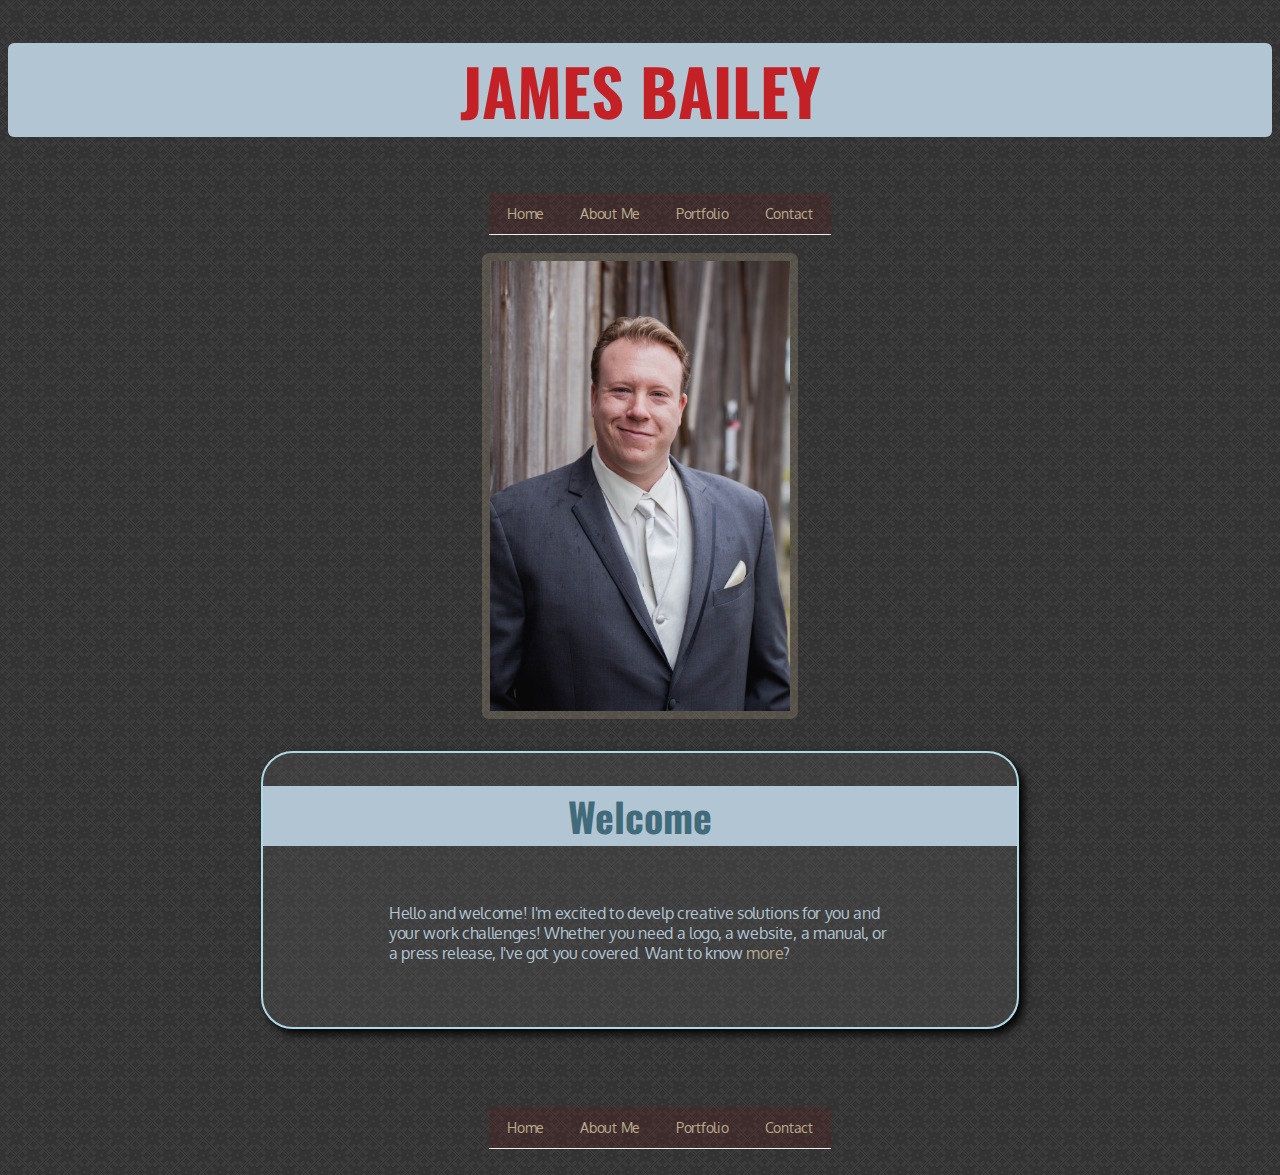
<file: index.html>
<!DOCTYPE html>
<html lang="en">
<head>
    <meta charset="UTF-8">
    <title>James Bailey</title>
    
    <link rel="stylesheet" href="https://necolas.github.io/normalize.css/5.0.0/normalize.css">
    <link rel="stylesheet" href="/css/styles.css" />
    <link href="https://fonts.googleapis.com/css?family=Montserrat|Oswald|Oxygen" rel="stylesheet">
    
</head>
<body>
    
    <h1>James Bailey</h1>
   
    <div> 
    <ul class="nav">
      <li><a href="index.html">Home</a><i class="circle"></i></li>
      <li><a href="about.html">About Me</a></li>
      <li><a href="Portfolio.html">Portfolio</a></li>
      <li><a href="Contact.html">Contact</a></li>
    </ul>
    </div>
    
    
     <!-- Image of Yourself... possible logo insert later -->
    <img class="me2" src="img/image3a.png" alt="">
    
    <div class="bg">
    <h2>Welcome</h2>
        <div class="pop-out">
            <p>Hello and welcome! I'm excited to develp creative solutions for you and your work challenges! Whether you need a logo, a website, a manual, or a press release, I've got you covered. Want to know <a href="about.html">more</a>?</p>
        </div>
    </div>
    
</body>

<footer>
  <div>
   <ul class="nav">
      <li><a href="index.html">Home</a><i class="circle"></i></li>
      <li><a href="about.html">About Me</a></li>
      <li><a href="Portfolio.html">Portfolio</a></li>
      <li><a href="Contact.html">Contact</a></li>
    </ul> 
  </div>
</footer>

</html>
</file>
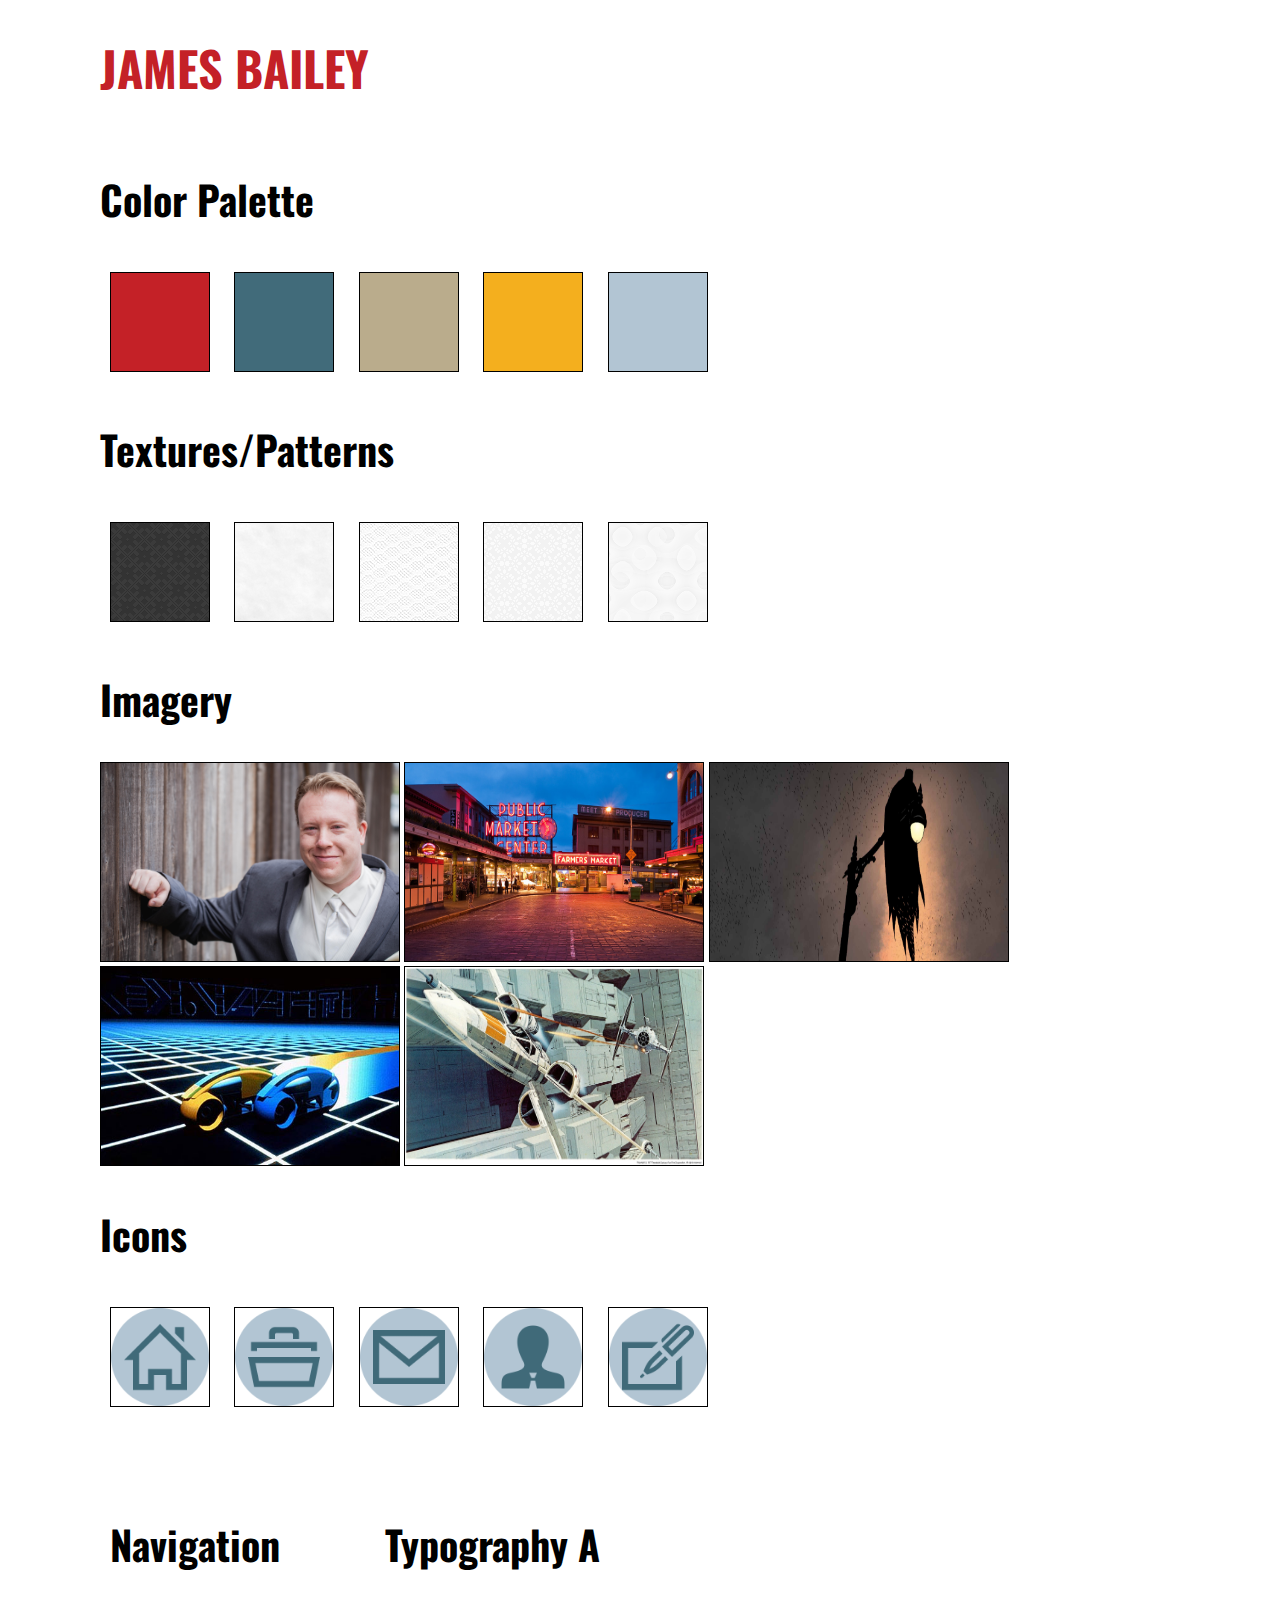
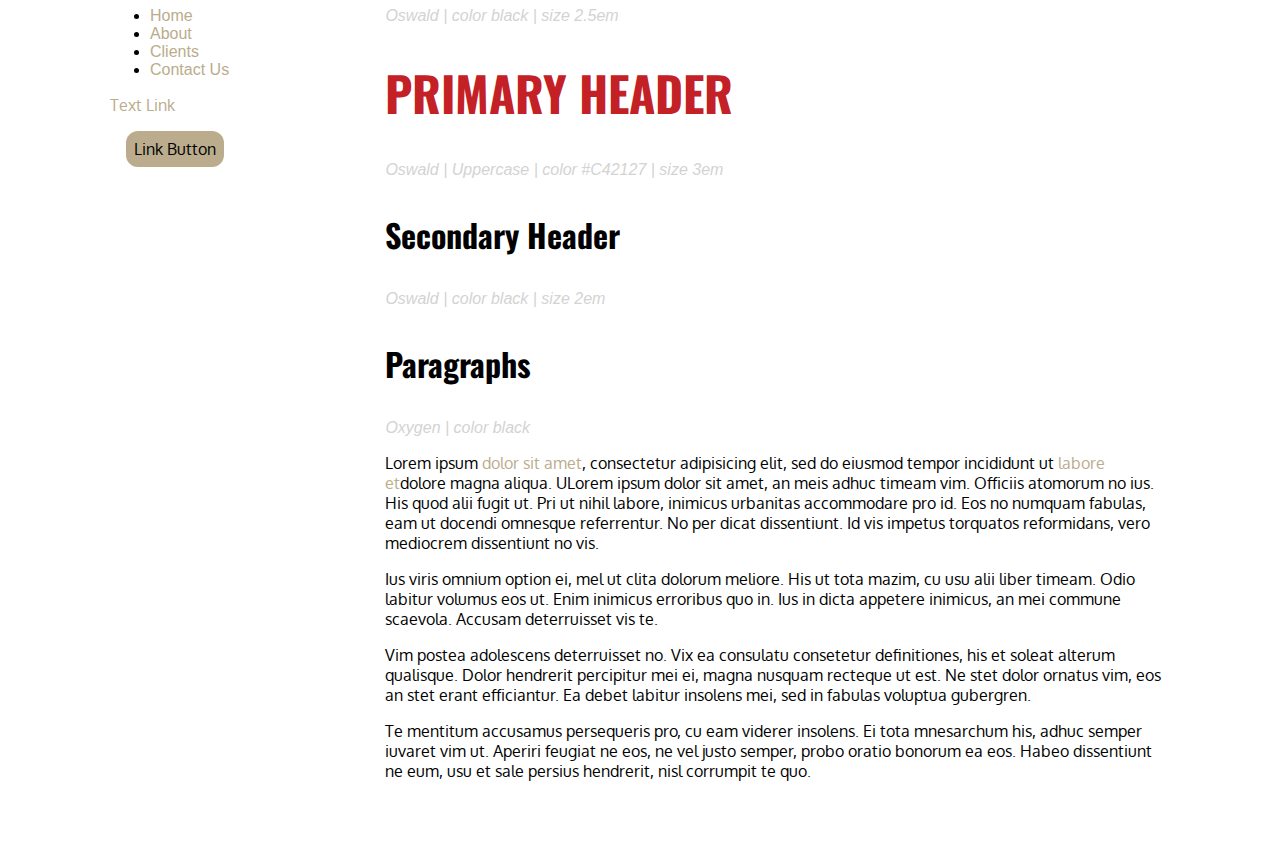
<file: Style-Tile/index.html>
<!doctype html>
<html lang="en">
<head>
  <meta charset="UTF-8" />
  <title>Style Tile</title>

 <link href='https://fonts.googleapis.com/css?family=Henny+Penny' rel='stylesheet' type='text/css'>    	
			
  <link rel="stylesheet" href="css/normalize.css">
  <link rel="stylesheet" href="css/grid.css">	
  <link rel="stylesheet" href="css/tile-template.css"> 	
  
  				
  <link rel="stylesheet" href="css/styles.css">	

  <link href="https://fonts.googleapis.com/css?family=Montserrat|Oswald|Oxygen" rel="stylesheet">
  
	
</head>
<body>
	

<!-- Project Info -->
	<section class="grid-container">
		<h1>James Bailey</h1>
	</section>

<!-- 
	Color Palette 
	* Add more colors to palette using: 
-->
	<section class="grid-container">
		<h2>Color Palette</h2>
		<div class="color-1"></div>
		<div class="color-2"></div>
		<div class="color-3"></div>
		<div class="color-4"></div>
		<div class="color-5"></div>		
	</section>

<!-- 
	Textues & Patterns 
	* Add more textures or patterns
-->
	<section class="grid-container">
		<h2>Textures/Patterns</h2>
		<div class="pattern-1"></div>
		<div class="pattern-2"></div>
		<div class="pattern-3"></div>
		<div class="pattern-4"></div>
		<div class="pattern-5"></div>
	</section>

<!-- 
	Imagery
-->
	<section class="grid-container">
		<h2>Imagery</h2>
		<div class="imagery-1">
			<img src="img/image1.JPG">
		</div>
		<div class="imagery-2">
			<img src="img/image2.jpg">
		</div>
		<div class="imagery-3">
			<img src="img/image3.jpg">
		</div>
		<div class="imagery-4">
			<img src="img/image4.jpg">
		</div>
		<div class="imagery-5">
			<img src="img/image5.jpg">
		</div>
	</section>

<!-- 
	Icons
-->
	<section class="grid-container">
		<h2>Icons</h2>
		<div class="icon-1">
			<img src="img/icon1.png">
		</div>
		<div class="icon-2">
			<img src="img/icon2.png">
		</div>
		<div class="icon-3">
			<img src="img/icon3.png">
		</div>
		<div class="icon-4">
			<img src="img/icon4.png">
		</div>
		<div class="icon-5">
			<img src="img/icon5.png">
		</div>
	</section>	

<!-- Navigation -->
<section class="grid-container">
	
<!-- Primary Navigation -->	
	<section class="grid-3">
		<h2>Navigation</h2>
		<nav role='navigation'>
		  <ul>
		    <li><a href="#">Home</a></li>
		    <li><a href="#">About</a></li>
		    <li><a href="#">Clients</a></li>
		    <li><a href="#">Contact Us</a></li>
		  </ul>
		</nav>
		
		<p><a href="#">Text Link</a></p>
		<p><button>Link Button</button></p>

	</section>
		
	<!--  Typography Option 1 -->
	<section class="grid-9">				

		<h2>Typography A</h2>
		<p1>Oswald | color black | size 2.5em</p1>

		<h1>Primary Header</h1>
		<p1>Oswald | Uppercase | color #C42127 | size 3em</p1>
		
		<h3>Secondary Header</h3>
		<p1>Oswald | color black | size 2em</p1>
		
		<h3>Paragraphs</h3>
		<p1>Oxygen | color black</p1>
			
		<p>Lorem ipsum <a href="#">dolor sit amet</a>, consectetur adipisicing elit, sed do eiusmod
		tempor incididunt ut <a href="#">labore et</a>dolore magna aliqua. ULorem ipsum dolor sit amet, an meis adhuc timeam vim. Officiis atomorum no ius. His quod alii fugit ut. Pri ut nihil labore, inimicus urbanitas accommodare pro id. Eos no numquam fabulas, eam ut docendi omnesque referrentur. No per dicat dissentiunt. Id vis impetus torquatos reformidans, vero mediocrem dissentiunt no vis.
			
		<p>Ius viris omnium option ei, mel ut clita dolorum meliore. His ut tota mazim, cu usu alii liber timeam. Odio labitur volumus eos ut. Enim inimicus erroribus quo in. Ius in dicta appetere inimicus, an mei commune scaevola. Accusam deterruisset vis te.</p>

		<p>Vim postea adolescens deterruisset no. Vix ea consulatu consetetur definitiones, his et soleat alterum qualisque. Dolor hendrerit percipitur mei ei, magna nusquam recteque ut est. Ne stet dolor ornatus vim, eos an stet erant efficiantur. Ea debet labitur insolens mei, sed in fabulas voluptua gubergren.</p>

		<p>Te mentitum accusamus persequeris pro, cu eam viderer insolens. Ei tota mnesarchum his, adhuc semper iuvaret vim ut. Aperiri feugiat ne eos, ne vel justo semper, probo oratio bonorum ea eos. Habeo dissentiunt ne eum, usu et sale persius hendrerit, nisl corrumpit te quo.
		</p>
	</section>



</section>

	
  
</body>
</html>
</file>
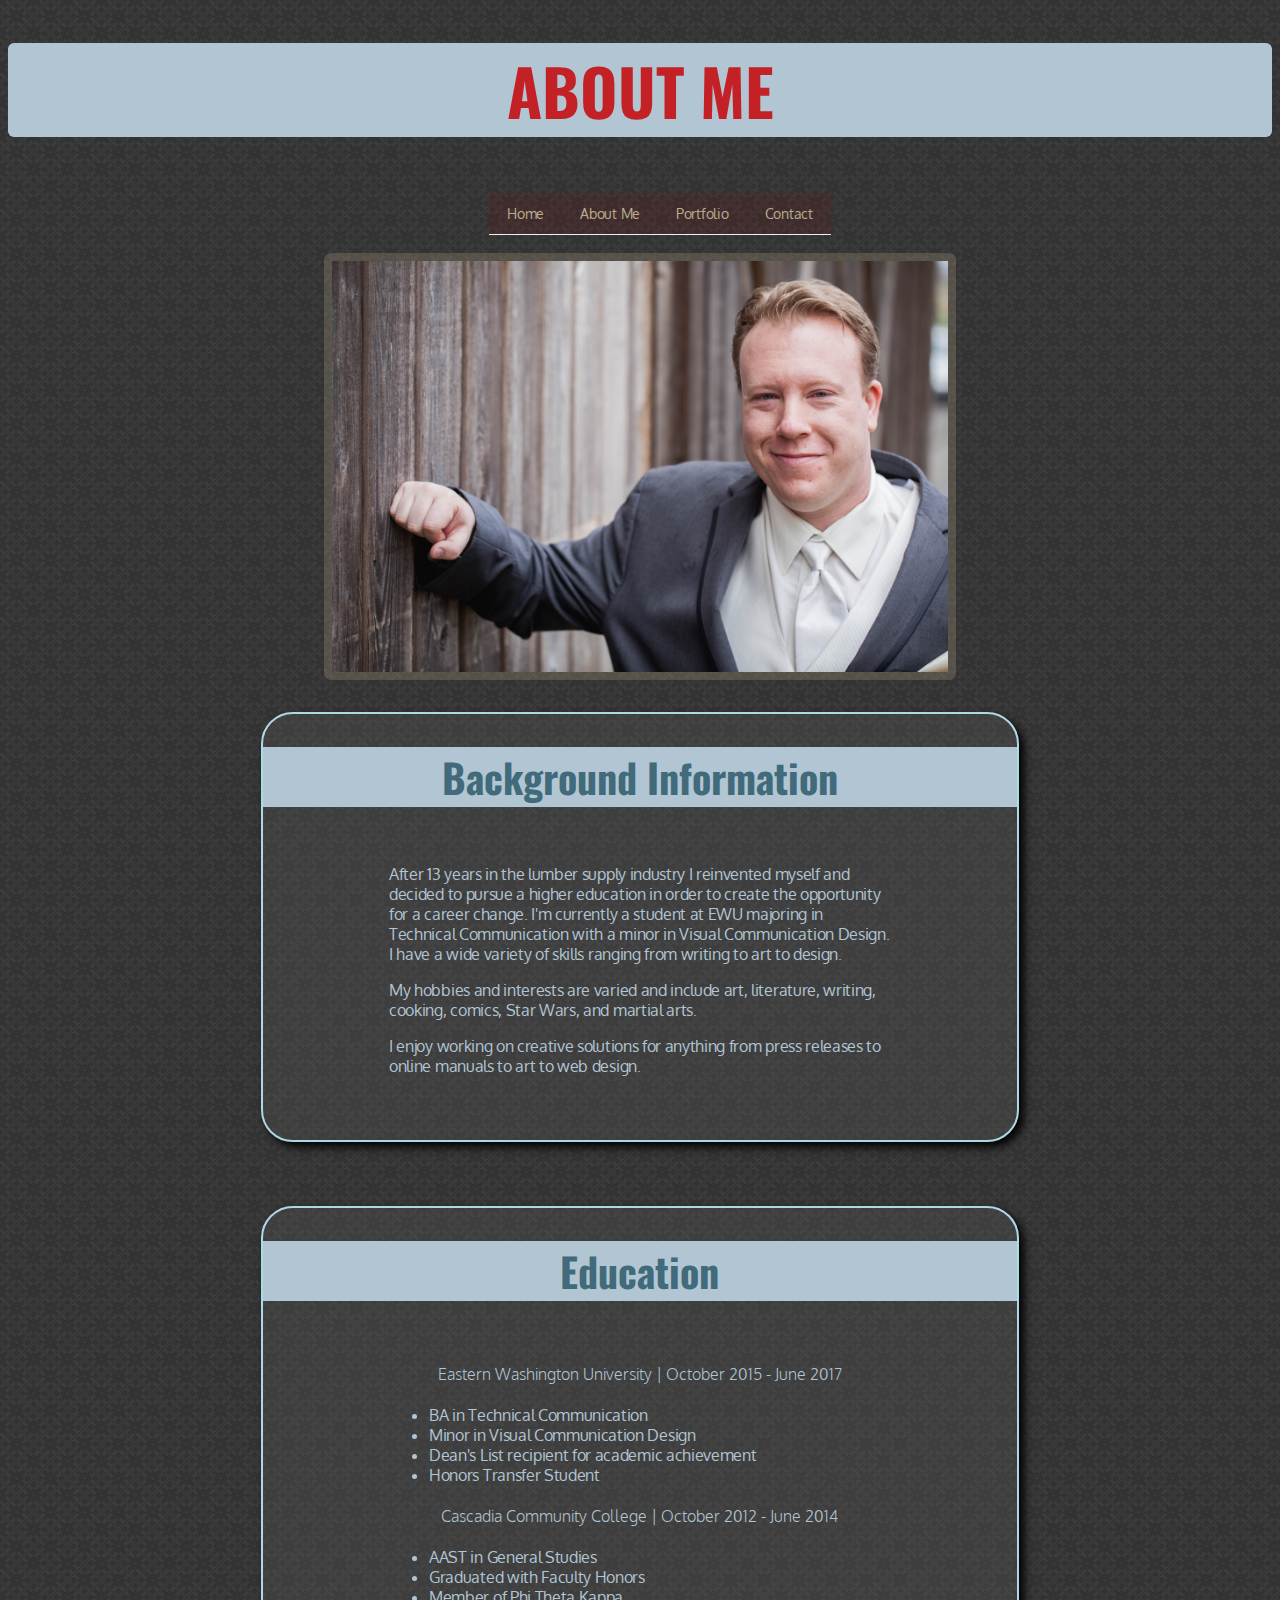
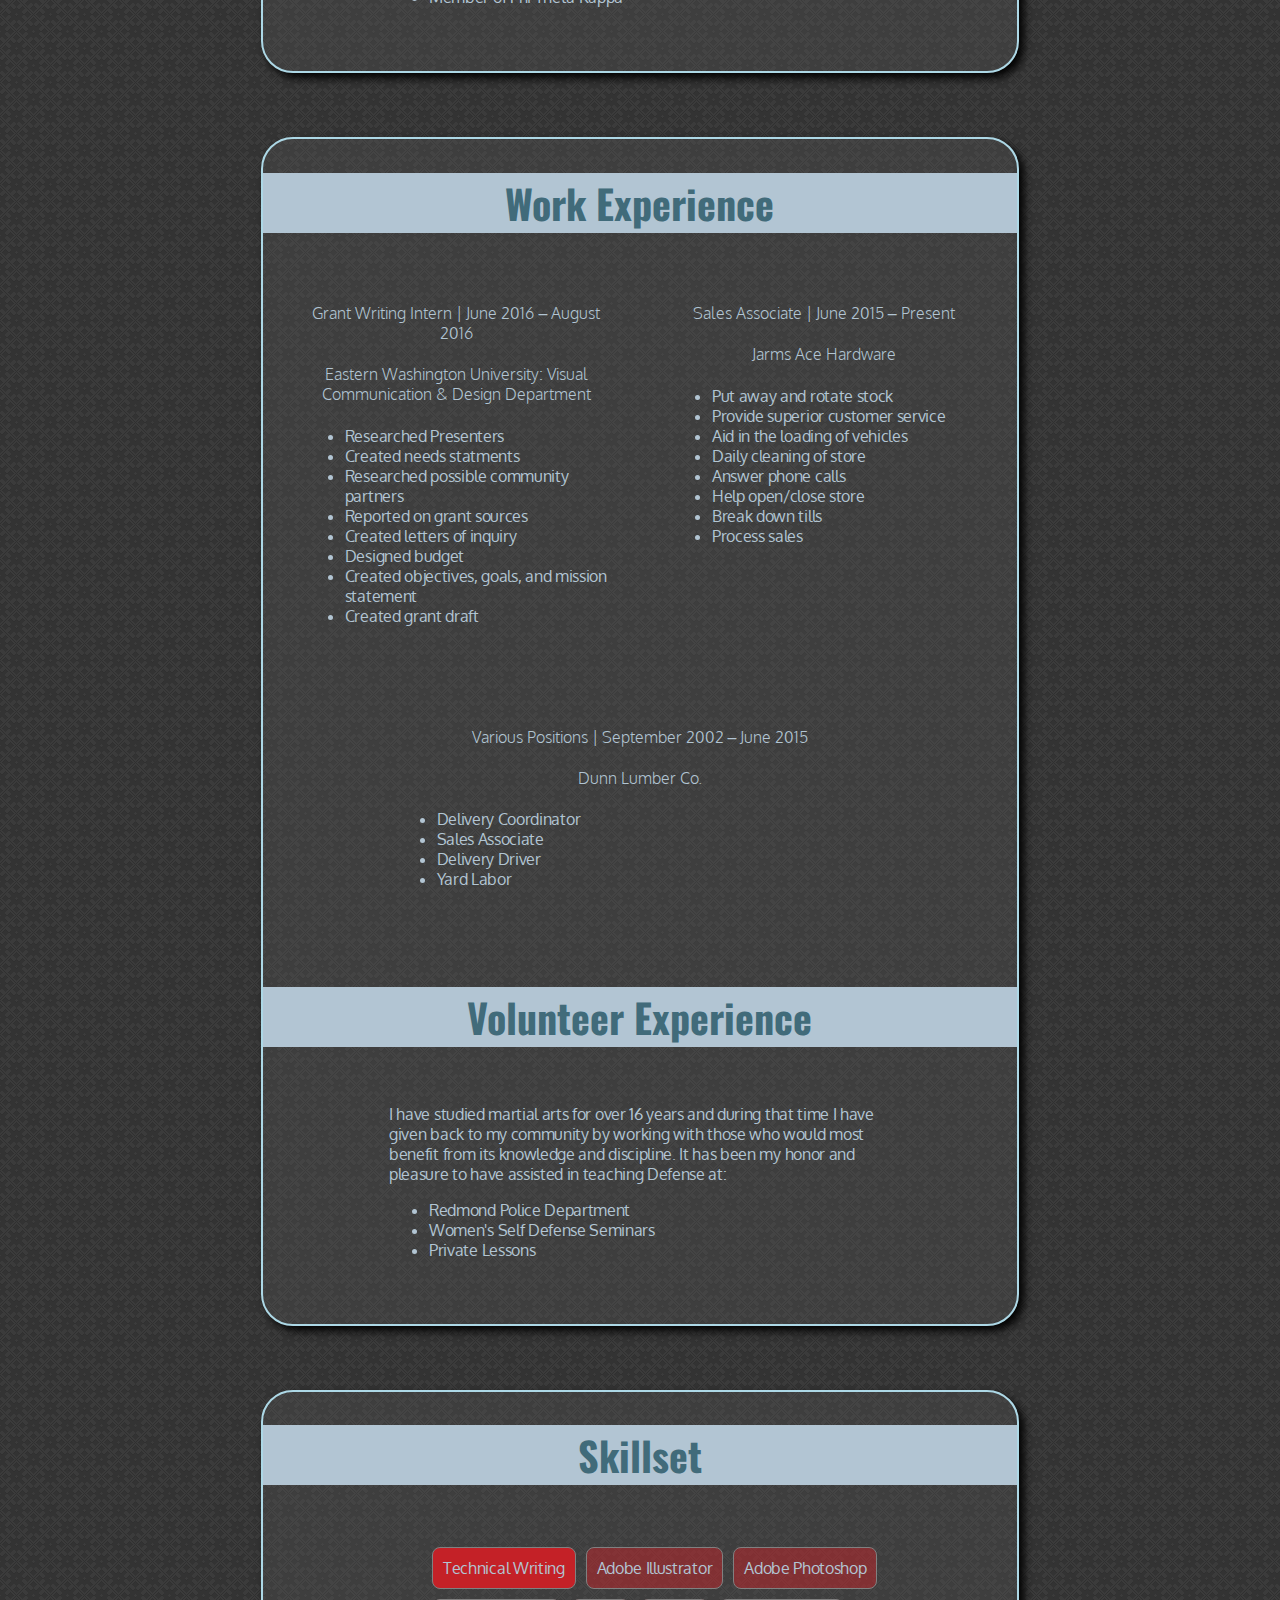
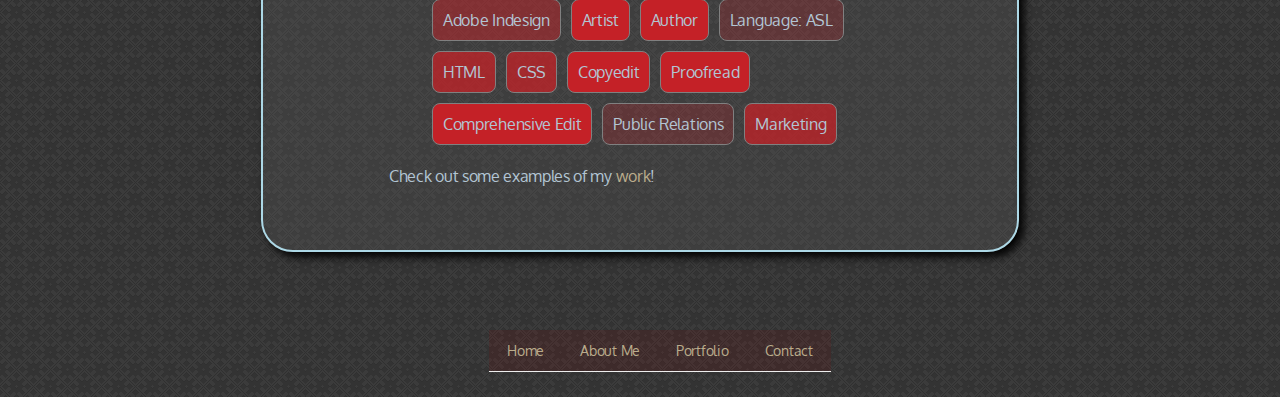
<file: about.html>
<!DOCTYPE html>
<!--  -->
<html lang="en">
<head>
    <meta charset="UTF-8">
    <meta name="viewport" content="width=device-width, initial-scale=1">
    <title>About Me</title>
    
    <link rel="stylesheet" href="https://necolas.github.io/normalize.css/5.0.0/normalize.css">
    <link rel="stylesheet" href="/css/styles.css" />
    
    <link href="https://fonts.googleapis.com/css?family=Montserrat|Oswald|Oxygen" rel="stylesheet">
    
</head>

<body>
    
    <h1 id="about">About Me</h1>
    
    <div>  
    <ul class="nav">
      <li><a href="index.html">Home</a><i class="circle"></i></li>
      <li><a href="about.html">About Me</a></li>
      <li><a href="Portfolio.html">Portfolio</a></li>
      <li><a href="Contact.html">Contact</a></li>
    </ul>
    </div>
    
    <!-- Image of Yourself... possible logo insert later -->
    <img class="me" src="img/image1a.png" alt="">
    
    
    <!-- Introduce Yourself, Professional Objectives -->
    <div class="bg">
    <h2>Background Information</h2>
        <div class="pop-out">
            <p>After 13 years in the lumber supply industry I reinvented myself and decided to pursue a higher education in order to create the opportunity for a career change. I'm currently a student at EWU majoring in Technical Communication with a minor in Visual Communication Design. I have a wide variety of skills ranging from writing to art to design.</p>
            <p>My hobbies and interests are varied and include art, literature, writing, cooking, comics, Star Wars, and martial arts.</p>
            <p>I enjoy working on creative solutions for anything from press releases to online manuals to art to web design.</p>
        </div>
    </div>
    
    
    <!-- Education -->
    <div class="bg">
    <h2>Education</h2>
        <div class="pop-out">
            <h4>Eastern Washington University | October 2015 - June 2017</h4>
                <ul>
                    <li>BA in Technical Communication</li> 
                    <li>Minor in Visual Communication Design</li>
                    <li>Dean's List recipient for academic achievement</li>
                    <li>Honors Transfer Student</li>
                </ul>
           
            <h4>Cascadia Community College | October 2012 - June 2014</h4>
                <ul>
                    <li>AAST in General Studies</li> 
                    <li>Graduated with Faculty Honors</li>
                    <li>Member of Phi Theta Kappa</li>
                </ul>
        </div>
    </div>


    <!-- Work, Volunteer, Activities -->
    <div class="bg">
    <h2>Work Experience</h2>
        <section class="row">
        <div class="pop-out col">
            <h4>Grant Writing Intern | June 2016 – August 2016</h4>
            <h4>Eastern Washington University: Visual Communication &amp; Design Department</h4>

                <ul>
                    <li>Researched Presenters</li>
                    <li>Created needs statments</li>
                    <li>Researched possible community partners</li>
                    <li>Reported on grant sources</li>
                    <li>Created letters of inquiry</li>
                    <li>Designed budget</li>
                    <li>Created objectives, goals, and mission statement</li>
                    <li>Created grant draft</li>
                </ul>
        </div>

        <div class="pop-out col">
            <h4>Sales Associate | June 2015 – Present</h4>
            <h4>Jarms Ace Hardware</h4>

                <ul>
                    <li>Put away and rotate stock</li>
                    <li>Provide superior customer service</li>
                    <li>Aid in the loading of vehicles</li>
                    <li>Daily cleaning of store</li>
                    <li>Answer phone calls</li>
                    <li>Help open/close store</li>
                    <li>Break down tills</li>
                    <li>Process sales</li>
                </ul>
        </div>
        </section>
        
        <section class="row">
        <div class="pop-out col">
            <h4>Various Positions | September 2002 – June 2015</h4>
            <h4>Dunn Lumber Co.</h4>

                <ul>
                    <li>Delivery Coordinator</li>
                    <li>Sales Associate</li>
                    <li>Delivery Driver</li>
                    <li>Yard Labor</li>
                </ul>
        </div>
        </section>
        
        <h2>Volunteer Experience</h2>
        <section>
            <div class="pop-out col">
                <p>I have studied martial arts for over 16 years and during that time I have given back to my community by working with those who would most benefit from its knowledge and discipline. It has been my honor and pleasure to have assisted in teaching Defense at:</p>
                <ul>
                    <li>Redmond Police Department</li>
                    <li>Women's Self Defense Seminars</li>
                    <li>Private Lessons</li>
                </ul>
            </div>
        </section>
        
        
        

   </div>

    <!-- Skillsets -->
    <div class="bg">
    <h2>Skillset</h2>
        <div class="pop-out">
            <ul class="skills">
                <li>Technical Writing</li>
                <li>Adobe Illustrator</li>
                <li>Adobe Photoshop</li>
                <li>Adobe Indesign</li>
                <li>Artist</li>
                <li>Author</li>
                <li>Language: ASL</li>
                <li>HTML</li>
                <li>CSS</li>
                <li>Copyedit</li>
                <li>Proofread</li>
                <li>Comprehensive Edit</li>
                <li>Public Relations</li>
                <li>Marketing</li>
            </ul>
            <p>Check out some examples of my <a href="Portfolio.html">work</a>!</p>
        </div>
    </div>

    <!-- Any other relevant info -->
    
</body>

<footer>
    <div>
        <ul class="nav">
          <li><a href="index.html">Home</a><i class="circle"></i></li>
          <li><a href="about.html">About Me</a></li>
          <li><a href="Portfolio.html">Portfolio</a></li>
          <li><a href="Contact.html">Contact</a></li>
        </ul> 
    </div>
    
  
  
</footer>

</html>
</file>
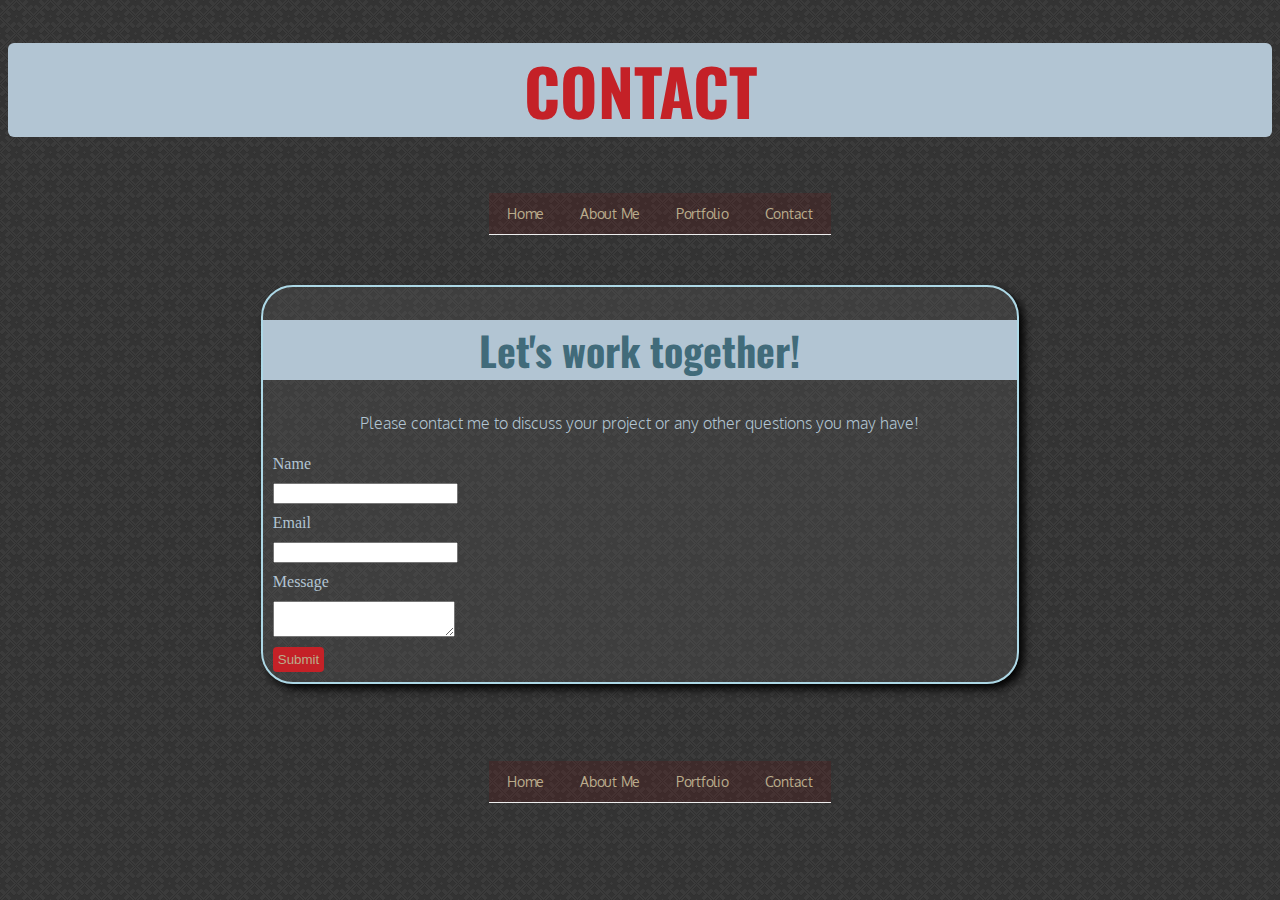
<file: Contact.html>
<!DOCTYPE html>
<html lang="en">
<head>
    <meta charset="UTF-8">
    <title>Contact James</title>
    
    <link rel="stylesheet" href="https://necolas.github.io/normalize.css/5.0.0/normalize.css">
    <link rel="stylesheet" href="/css/styles.css" />
    <link href="https://fonts.googleapis.com/css?family=Montserrat|Oswald|Oxygen" rel="stylesheet">
    
</head>
<body>
    
    <h1>Contact</h1>
    
    <div>
        <ul class="nav">
          <li><a href="index.html">Home</a><i class="circle"></i></li>
          <li><a href="about.html">About Me</a></li>
          <li><a href="Portfolio.html">Portfolio</a></li>
          <li><a href="Contact.html">Contact</a></li>
        </ul>
    </div>
    
     <!-- Image of Yourself... possible logo insert later -->
    
    
    <form method="POST" action="http://formspree.io/jamesrbailey159@gmail.com">
      <h2>Let's work together!</h2>
      <h4>Please contact me to discuss your project or any other questions you may have!</h4>
      <label for="name">Name</label>
      <input type="text" name="name"/>
      <label for="email">Email</label>
      <input type="text" name="email"/>
      <label for="message">Message</label>
      <textarea name="message">   </textarea>
      <input type="submit" value="Submit"/>
    </form>
    
</body>

<footer>
  <div>
   <ul class="nav">
      <li><a href="index.html">Home</a><i class="circle"></i></li>
      <li><a href="about.html">About Me</a></li>
      <li><a href="Portfolio.html">Portfolio</a></li>
      <li><a href="Contact.html">Contact</a></li>
    </ul> 
  </div>
</footer>

</html>
</file>
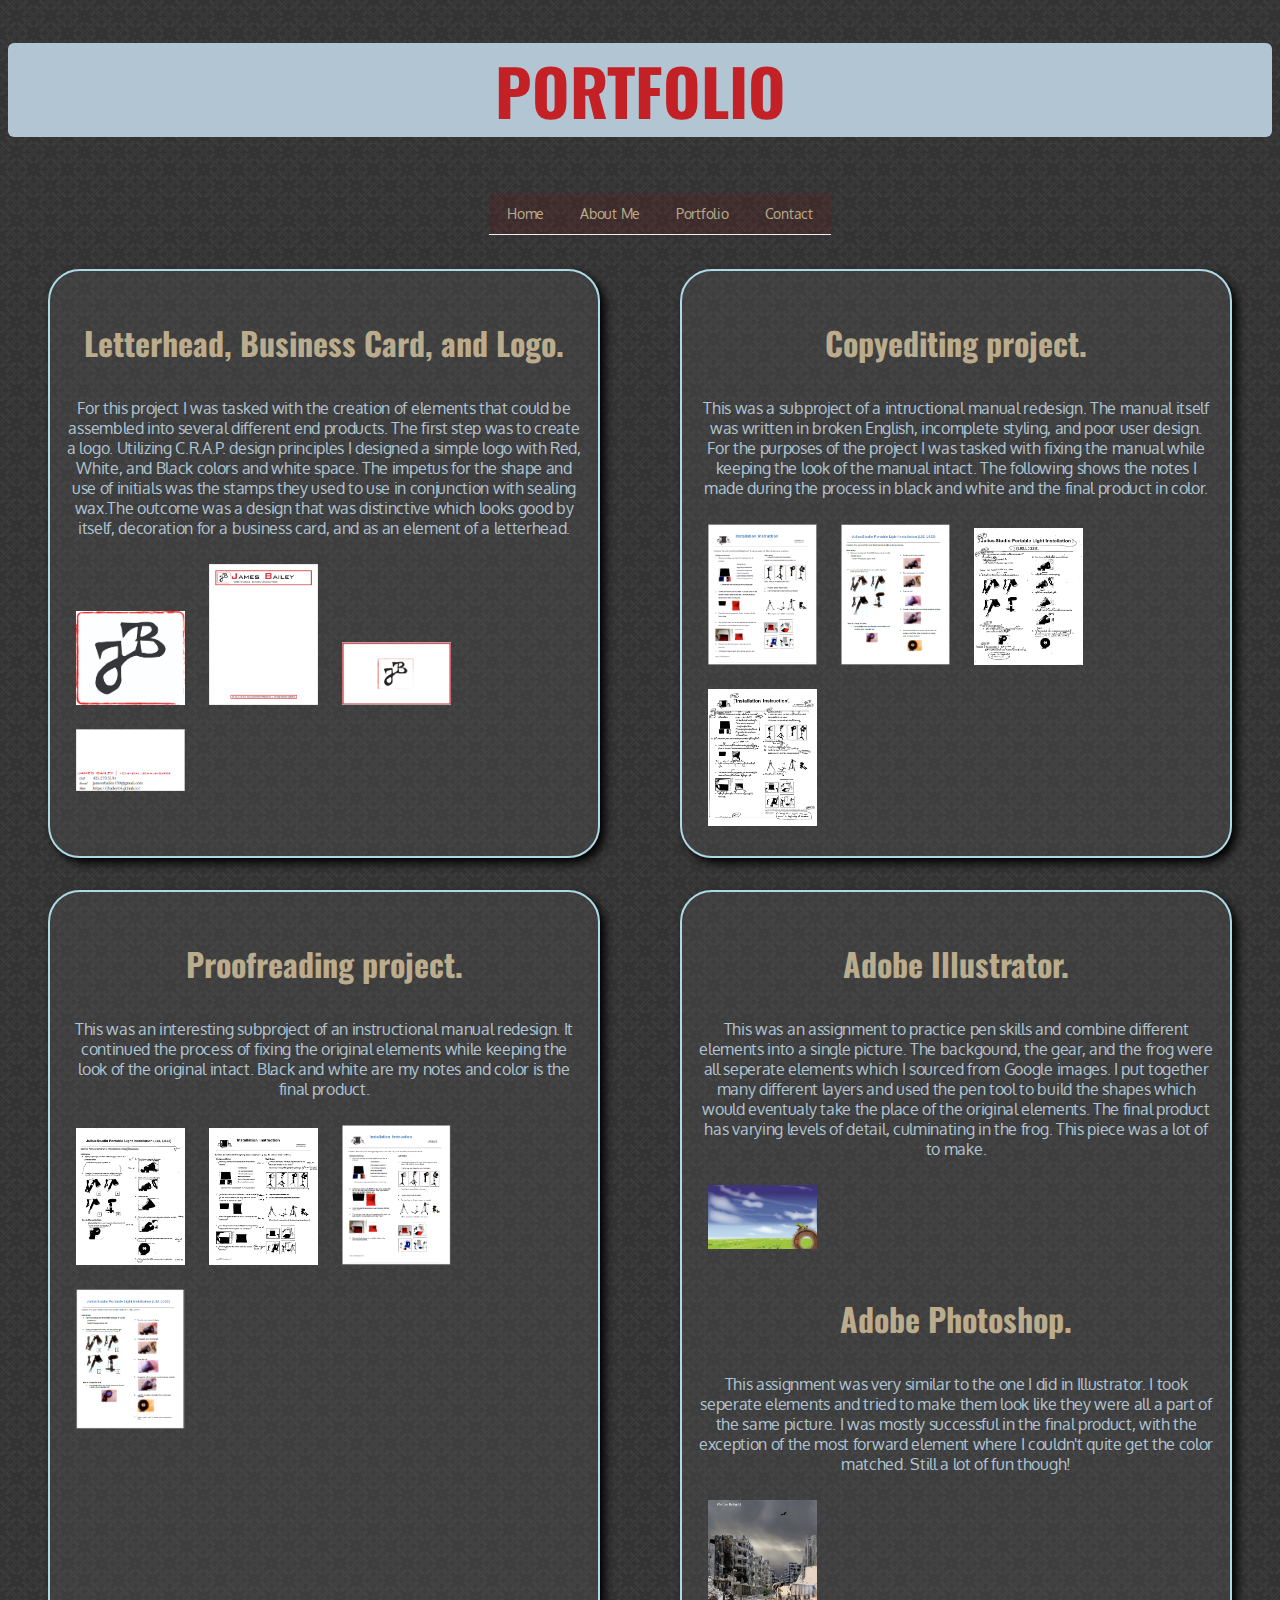
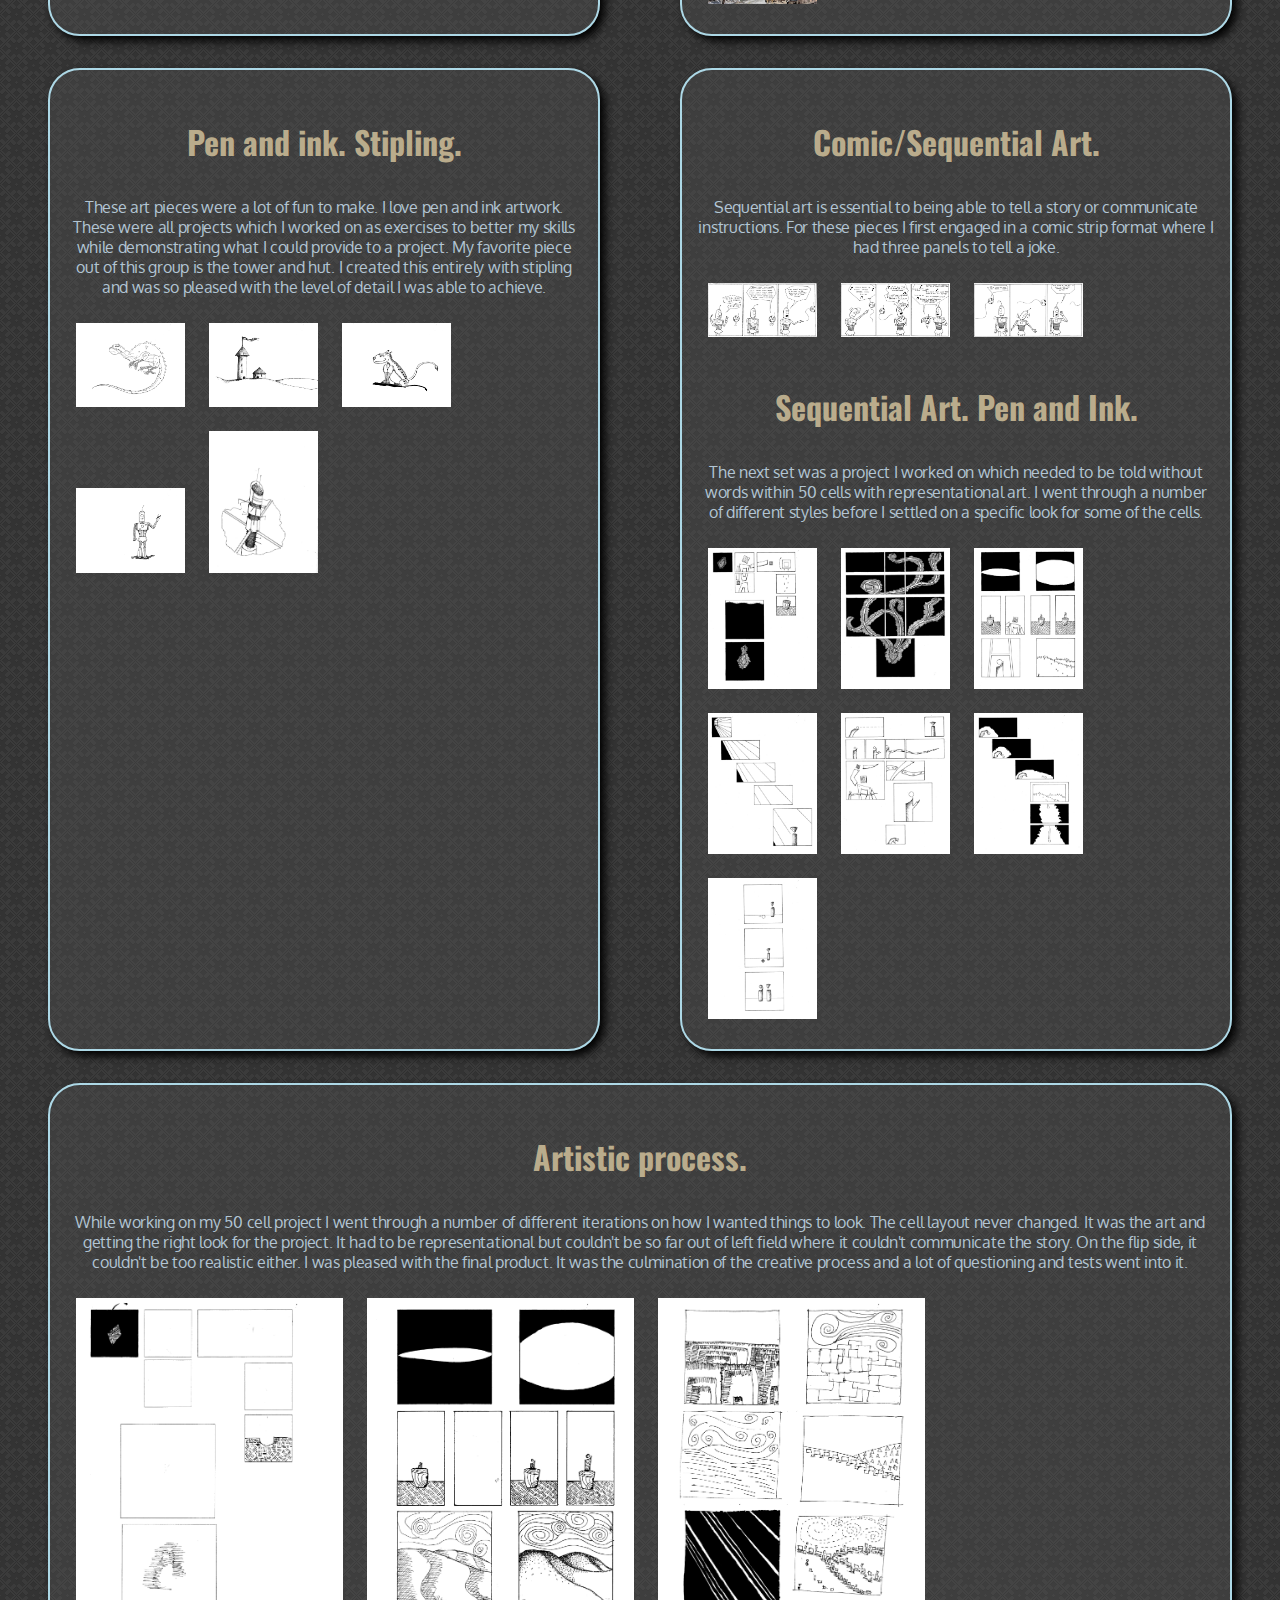
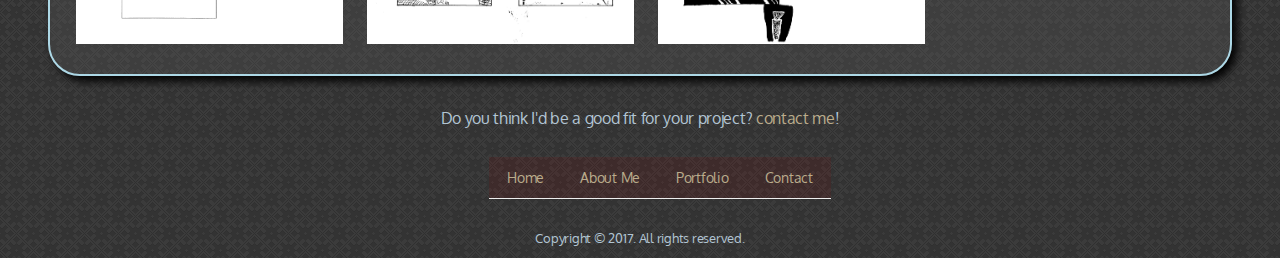
<file: Portfolio.html>
<!DOCTYPE html>
<html lang="en">
<head>
    <meta charset="UTF-8">
    <title>Portfolio</title>
    
    <link rel="stylesheet" href="https://necolas.github.io/normalize.css/5.0.0/normalize.css">
    <link rel="stylesheet" href="/css/styles.css" />
    <link href="https://fonts.googleapis.com/css?family=Montserrat|Oswald|Oxygen" rel="stylesheet">
    
</head>
<body>
   <h1>Portfolio</h1>
   
   <div>
   <ul class="nav">
      <li><a href="index.html">Home</a><i class="circle"></i></li>
      <li><a href="about.html">About Me</a></li>
      <li><a href="Portfolio.html">Portfolio</a></li>
      <li><a href="Contact.html">Contact</a></li>
    </ul>
    </div>
    
 <!-- Gallery starts here  -------------------------------------------->
  <main class="gallery">

<!-- Document Redesign -------------------------------------------->
<figure>
    <h3>Letterhead, Business Card, and Logo.</h3>
    <p>For this project I was tasked with the creation of elements that could be assembled into several different end products. The first step was to create a logo. Utilizing C.R.A.P. design principles I designed a simple logo with Red, White, and Black colors and white space. The impetus for the shape and use of initials was the stamps they used to use in conjunction with sealing wax.The outcome was a design that was distinctive which looks good by itself, decoration for a business card, and as an element of a letterhead.</p>
    <!-- Thumbnail a-->
    <a href="#item-19">
      <img src="img/logoart.jpg" alt="">
    </a>
    
    <!-- Thumbnail b -->
    <a href="#item-20">
      <img src="img/Letterhead.png" alt="">
    </a>
    
    <!-- Thumbnail c -->
    <a href="#item-20">
      <img src="img/CardF.png" alt="">
    </a>
    
    <!-- Thumbnail d -->
    <a href="#item-20">
      <img src="img/CardB.png" alt="">
    </a>
    
    <!-- Lightbox Overlay a -->
    <div class="overlay" id="item-19">
      <img src="img/logoart.jpg" alt="">
      <a href="#">&#8855; Close</a>
    </div>

    <!-- Lightbox Overlay b -->
    <div class="overlay" id="item-20">
      <img src="img/Letterhead.png" alt="">
      <a href="#">&#8855; Close</a>
    </div>
    
     <!-- Lightbox Overlay c -->
    <div class="overlay" id="item-20">
      <img src="img/CardF.png" alt="">
      <a href="#">&#8855; Close</a>
    </div>
    
     <!-- Lightbox Overlay d -->
    <div class="overlay" id="item-20">
      <img src="img/CardB.png" alt="">
      <a href="#">&#8855; Close</a>
    </div>
        
</figure>

<!-- Copyedit and Proofread --------------------------------------->
  <figure>
    <h3>Copyediting project.</h3>
    <p>This was a subproject of a intructional manual redesign. The manual itself was written in broken English, incomplete styling, and poor user design. For the purposes of the project I was tasked with fixing the manual while keeping the look of the manual intact. The following shows the notes I made during the process in black and white and the final product in color.</p>
    <!-- Thumbnail 19 -->
    <a href="#item-19">
      <img src="img/Copy1.PNG" alt="">
    </a>
    
    <!-- Thumbnail 20 -->
    <a href="#item-20">
      <img src="img/Copy2.PNG" alt="">
    </a>
    
    <!-- Thumbnail 21 -->
    <a href="#item-21">
      <img src="img/Copy3.png" alt="">
    </a>
    
    <!-- Thumbnail 22 -->
    <a href="#item-22">
      <img src="img/Copy4.png" alt="">
    </a>
    
    <!-- Lightbox Overlay 19 -->
    <div class="overlay" id="item-19">
      <img src="img/Copy1.PNG" alt="">
      <a href="#">&#8855; Close</a>
    </div>

    <!-- Lightbox Overlay 20 -->
    <div class="overlay" id="item-20">
      <img src="img/Copy2.PNG" alt="">
      <a href="#">&#8855; Close</a>
    </div>

    <!-- Lightbox Overlay 21 -->
    <div class="overlay" id="item-21">
      <img src="img/Copy3.png" alt="">
      <a href="#">&#8855; Close</a>
    </div>
    
    <!-- Lightbox Overlay 22 -->
    <div class="overlay" id="item-22">
      <img src="img/Copy4.png" alt="">
      <a href="#">&#8855; Close</a>
    </div>
    </figure>
    
<!--  Proofread  ------------------------------------------------>
   <figure>
    <h3>Proofreading project.</h3>
    <p>This was an interesting subproject of an instructional manual redesign. It continued the process of fixing the original elements while keeping the look of the original intact. Black and white are my notes and color is the final product.</p>
  
    <!-- Thumbnail 23 -->
    <a href="#item-23">
      <img src="img/Proof3.png" alt="">
    </a>
    
    <!-- Thumbnail 24 -->
    <a href="#item-24">
      <img src="img/Proof4.png" alt="">
    </a>
    
    <!-- Thumbnail 25 -->
    <a href="#item-25">
      <img src="img/Proof5.PNG" alt="">
    </a>
    
    <!-- Thumbnail 26 -->
    <a href="#item-26">
      <img src="img/Proof6.PNG" alt="">
    </a>

    <!-- Lightbox Overlay 23 -->
    <div class="overlay" id="item-23">
      <img src="img/Proof3.png" alt="">
      <a href="#">&#8855; Close</a>
    </div>

    <!-- Lightbox Overlay 24 -->
    <div class="overlay" id="item-24">
      <img src="img/Proof4.png" alt="">
      <a href="#">&#8855; Close</a>
    </div>
    
    <!-- Lightbox Overlay 25 -->
    <div class="overlay" id="item-25">
      <img src="img/Proof5.PNG" alt="">
      <a href="#">&#8855; Close</a>
    </div>

    <!-- Lightbox Overlay 26 -->
    <div class="overlay" id="item-26">
      <img src="img/Proof6.PNG" alt="">
      <a href="#">&#8855; Close</a>
    </div>

  </figure>

  <figure>
    
    <!-- Illustrator Example ------------------------->
    <a href="#ill-1">
     <h3>Adobe Illustrator.</h3>
     <p>This was an assignment to practice pen skills and combine different elements into a single picture. The backgound, the gear, and the frog were all seperate elements which I sourced from Google images. I put together many different layers and used the pen tool to build the shapes which would eventualy take the place of the original elements. The final product has varying levels of detail, culminating in the frog. This piece was a lot of to make.</p>
      <img src="img/illustrator.JPG" alt="">
    </a>
    

    <!-- Lightbox Overlay 1 -->
    <div class="overlay" id="ill-1">
      <img src="img/illustrator.JPG" alt="">
      <a href="#">&#8855; Close</a>
    </div>
    
    <!-- Photoshop Example -------------------------->
    <a href="#photo-1">
     <h3>Adobe Photoshop.</h3>
     <p>This assignment was very similar to the one I did in Illustrator. I took seperate elements and tried to make them look like they were all a part of the same picture. I was mostly successful in the final product, with the exception of the most forward element where I couldn't quite get the color matched. Still a lot of fun though!</p>
      <img src="img/photoshop.JPG" alt="">
    </a>
    

    <!-- Lightbox Overlay 1 -->
    <div class="overlay" id="photo-1">
      <img src="img/photoshop.JPG" alt="">
      <a href="#">&#8855; Close</a>
    </div>

  </figure>

<!-- Pen and Ink ---------------------------------------->
  <figure>
    <h3>Pen and ink. Stipling.</h3>
    <p>These art pieces were a lot of fun to make. I love pen and ink artwork. These were all projects which I worked on as exercises to better my skills while demonstrating what I could provide to a project. My favorite piece out of this group is the tower and hut. I created this entirely with stipling and was so pleased with the level of detail I was able to achieve.</p>
    
    <!-- Thumbnail 1 -->
    <a href="#item-1">
      <img src="img/bw1.jpg" alt="">
    </a>
    
    <!-- Thumbnail 2 -->
    <a href="#item-2">
      <img src="img/bw2.jpg" alt="">
    </a>
    
    <!-- Thumbnail 3 -->
    <a href="#item-3">
      <img src="img/bw3.jpg" alt="">
    </a>
    
    <!-- Thumbnail 4 -->
    <a href="#item-4">
      <img src="img/bw4.jpg" alt="">
    </a>
    
    <!-- Thumbnail 5 -->
    <a href="#item-5">
      <img src="img/bw5.jpg" alt="">
    </a>
    

    <!-- Lightbox Overlay 1 -->
    <div class="overlay" id="item-1">
      <img src="img/bw1.jpg" alt="">
      <a href="#">&#8855; Close</a>
    </div>

    <!-- Lightbox Overlay 2 -->
    <div class="overlay" id="item-2">
      <img src="img/bw2.jpg" alt="">
      <a href="#">&#8855; Close</a>
    </div>
    
    <!-- Lightbox Overlay 3 -->
    <div class="overlay" id="item-3">
      <img src="img/bw3.jpg" alt="">
      <a href="#">&#8855; Close</a>
    </div>
    
    <!-- Lightbox Overlay 4 -->
    <div class="overlay" id="item-4">
      <img src="img/bw4.jpg" alt="">
      <a href="#">&#8855; Close</a>
    </div>
    
    <!-- Lightbox Overlay 5 -->
    <div class="overlay" id="item-5">
      <img src="img/bw5.jpg" alt="">
      <a href="#">&#8855; Close</a>
    </div>

  </figure>


<!-- Comic -------------------------------------------->
  <figure>
    <h3>Comic/Sequential Art.</h3>
    <p>Sequential art is essential to being able to tell a story or communicate instructions. For these pieces I first engaged in a comic strip format where I had three panels to tell a joke.</p>
    <!-- Thumbnail 6 -->
    <a href="#item-6">
      <img src="img/ca1.jpg" alt="">
    </a>
    
    <!-- Thumbnail 7 -->
    <a href="#item-7">
      <img src="img/ca2.jpg" alt="">
    </a>
    
    <!-- Thumbnail 8 -->
    <a href="#item-8">
      <img src="img/ca3.jpg" alt="">
    </a>
    
    

    
    <!-- Lightbox Overlay 6 -->
    <div class="overlay" id="item-6">
      <img src="img/ca1.jpg" alt="">
      <a href="#">&#8855; Close</a>
    </div>

    <!-- Lightbox Overlay 7 -->
    <div class="overlay" id="item-7">
      <img src="img/ca2.jpg" alt="">
      <a href="#">&#8855; Close</a>
    </div>

    <!-- Lightbox Overlay 8 -->
    <div class="overlay" id="item-8">
      <img src="img/ca3.jpg" alt="">
      <a href="#">&#8855; Close</a>
    </div>

  
  
  
  

<!-- Sequential Art ----------------------------------------------->

    <h3>Sequential Art. Pen and Ink.</h3>
    <p>The next set was a project I worked on which needed to be told without words within 50 cells with representational art. I went through a number of different styles before I settled on a specific look for some of the cells.</p>
    <!-- Thumbnail 9 -->
    <a href="#item-9">
      <img src="img/c1.jpg" alt="">
    </a>
    
    <!-- Thumbnail 10 -->
    <a href="#item-10">
      <img src="img/c2.jpg" alt="">
    </a>
    
    <!-- Thumbnail 11 -->
    <a href="#item-11">
      <img src="img/c3.jpg" alt="">
    </a>
    
    <!-- Thumbnail 12 -->
    <a href="#item-12">
      <img src="img/c4.jpg" alt="">
    </a>
    
    <!-- Thumbnail 13 -->
    <a href="#item-13">
      <img src="img/c5.jpg" alt="">
    </a>
    
    <!-- Thumbnail 14 -->
    <a href="#item-14">
      <img src="img/c6.jpg" alt="">
    </a>
    
    <!-- Thumbnail 15 -->
    <a href="#item-15">
      <img src="img/c7.jpg" alt="">
    </a>
    
    

    
    <!-- Lightbox Overlay 9 -->
    <div class="overlay" id="item-9">
      <img src="img/c1.jpg" alt="">
      <a href="#">&#8855; Close</a>
    </div>

    <!-- Lightbox Overlay 10 -->
    <div class="overlay" id="item-10">
      <img src="img/c2.jpg" alt="">
      <a href="#">&#8855; Close</a>
    </div>

    <!-- Lightbox Overlay 11 -->
    <div class="overlay" id="item-11">
      <img src="img/c3.jpg" alt="">
      <a href="#">&#8855; Close</a>
    </div>
    
    <!-- Lightbox Overlay 12 -->
    <div class="overlay" id="item-12">
      <img src="img/c4.jpg" alt="">
      <a href="#">&#8855; Close</a>
    </div>
    
    <!-- Lightbox Overlay 13 -->
    <div class="overlay" id="item-13">
      <img src="img/c5.jpg" alt="">
      <a href="#">&#8855; Close</a>
    </div>
    
    <!-- Lightbox Overlay 14 -->
    <div class="overlay" id="item-14">
      <img src="img/c6.jpg" alt="">
      <a href="#">&#8855; Close</a>
    </div>
    
    <!-- Lightbox Overlay 15 -->
    <div class="overlay" id="item-15">
      <img src="img/c7.jpg" alt="">
      <a href="#">&#8855; Close</a>
    </div>

  </figure>



<!-- Process ------------------------------------------------->
<figure>
    <h3>Artistic process.</h3>
    <p>While working on my 50 cell project I went through a number of different iterations on how I wanted things to look. The cell layout never changed. It was the art and getting the right look for the project. It had to be representational but couldn't be so far out of left field where it couldn't communicate the story. On the flip side, it couldn't be too realistic either. I was pleased with the final product. It was the culmination of the creative process and a lot of questioning and tests went into it.</p>
    <!-- Thumbnail 16 -->
    <a href="#item-16">
      <img src="img/pr1.jpg" alt="">
    </a>
    
    <!-- Thumbnail 17 -->
    <a href="#item-17">
      <img src="img/pr2.jpg" alt="">
    </a>
    
    <!-- Thumbnail 18 -->
    <a href="#item-18">
      <img src="img/pr3.jpg" alt="">
    </a>
    
    

    
    <!-- Lightbox Overlay 16 -->
    <div class="overlay" id="item-16">
      <img src="img/pr1.jpg" alt="">
      <a href="#">&#8855; Close</a>
    </div>

    <!-- Lightbox Overlay 17 -->
    <div class="overlay" id="item-17">
      <img src="img/pr2.jpg" alt="">
      <a href="#">&#8855; Close</a>
    </div>

    <!-- Lightbox Overlay 18 -->
    <div class="overlay" id="item-18">
      <img src="img/pr3.jpg" alt="">
      <a href="#">&#8855; Close</a>
    </div>

  </figure>

</main>


<!-- Gallery ends here ------------------------------------------------>
    
    
    
</body>

<footer>
  <div>
  <p>Do you think I'd be a good fit for your project? <a href="Contact.html">contact me</a>!</p>
   <ul class="nav">
      <li><a href="index.html">Home</a><i class="circle"></i></li>
      <li><a href="about.html">About Me</a></li>
      <li><a href="Portfolio.html">Portfolio</a></li>
      <li><a href="Contact.html">Contact</a></li>
    </ul> 
  </div>
</footer>

<p class="copyright">Copyright © 2017. All rights reserved.</p>

</html>
</file>
<file: css/styles.css>
/* Link Effects ---------------------------------------------------*/
a:link,
a:visited{
    color: #BAAC8C;
    text-decoration: none;
}

a:focus {
    background: #C42127;
}

a:hover {
    color: #BAAC8C;
    margin-left: 0.1875em;
}

a:active {
    background: #F4AF1E;
}


/* Background img ----------------------------------------------*/
body {
  background: gray url("../img/texture1.png");
}


/* Contact -----------------------------------------------------*/
form {
  background: rgba(97, 97, 97, 0.25);
  border-radius: 2em;
  border: lightblue solid 2px;
  margin: 10px;
  max-width: 60%;
  min-width: 50%;
  margin: 2em auto 4em auto;
  box-shadow: 0.3125em 0.3125em 0.625em black;
  position: relative;
  
}

label,
input,
textarea {
  display: block;
  margin: 10px;
  color: #B2C5D3;
  text-style: bold;
}

/* score: 0,0,1,1 */
input[type=submit] {
  background: #C42127;
  border: none;
  border-radius: 4px;
  color: #BAAC8C;
  padding: 5px;
}

input:focus,
textarea:focus {
  background: #C42127;
  padding: 10px;
  transition: all .25s;
  color: #BAAC8C;
  outline: none;
  
}

/* Headings ----------------------------------------------------*/
h1 {
    font-family: 'Oswald', sans-serif;
    font-size: 4em;
    text-align: center;
    text-transform: uppercase;
    color: #C42127;
    background: #B2C5D3;
    border-radius: 6px;
}

h2 {
    font-family: 'Oswald', sans-serif;
    text-transform: none;
    font-size: 2.5em;
    color: #416B7A;
    background: #B2C5D3;
    text-align: center;
}

/*
h2:hover {
    color:#C42127;
    text-shadow: 0.125em 0.125em 0.3em black;
    margin-left: 0.25em;
    transition: all ease .5s;
}
*/

h3 {
    font-family: 'Oswald', sans-serif;
    text-transform: none;
    font-size: 2em;
    color: #BAAC8C;
    text-align: center;
}

h4{
    font-family: 'Oxygen', sans-serif;
    font-weight: lighter;
    text-transform: none;
    font-size: 1em;
    color: #B2C5D3;
    text-align: center;
}


/*  Picture of me  ---------------------------------------------*/
.me {
    background: rgba(186, 172, 140, 0.25);
    display: block;
    margin-left: auto;
    margin-right: auto;
    padding: .5em;
    position: relative;
    width: 50%;
    border-radius: .45em;
}

.me2 {
    background: rgba(186, 172, 140, 0.25);
    display: block;
    margin-left: auto;
    margin-right: auto;
    padding: .5em;
    position: relative;
    width: 25%;
    border-radius: .45em;
}


/* Navigation ----------------------------------------------*/
div {
    text-align: center;
}

.nav {
  text-align: center;
  position: relative;
  display: inline-block;
  list-style: none;
  font-family: 'Oxygen', cursive;
  font-size: .85em;
  font-weight: 400;
}

.nav li {
  float: left;
}

.nav > li a {
  display: block;
  background: rgba(133, 0, 0, 0.14);
  padding: 12px 18px;
  text-decoration: none;
  color: #BAAC8C;
  border-bottom: 1px solid #eee;
  transition: all ease .5s;
}

.nav:hover > li a {
  opacity: .55;
  transition: all ease .5s;
}

.nav > li:hover a {
  opacity: 1;
  color: #C42127;
  border-color: #C42127;
}

/* Gallery ----------------------------------------------*/
/* Global */
* {
  box-sizing: border-box;
}

/* Layout with Flexbox */
.gallery {
 display: flex;
 flex-flow: row wrap;
}

figure {
  background: rgba(97, 97, 97, 0.25);
  padding: 1em;
  flex: 1 0 400px;
  
  
  justify-content: center;
  align-items: space-around;
  border-radius: 2em;
  border: lightblue solid 2px;
  box-shadow: 0.3125em 0.3125em 0.625em black;
}

/* Specific Gallery Styling. Have Fun! */
figure img {
    width: 25%;
    border-radius: 8px;
    padding: 10px;
}

figure p {
    text-align: center;
}

/* Lightbox Overlay */
/* hide  */
.overlay {
  display: none;
  
/* Overlay Styling   */
  background:rgba(0,0,0,.75);
  width:100%;
  height:100%;
  position:absolute;
  top:0;
  left:0;
  
}

/* show */
.overlay:target {
  display: block;
 
  /* Flexbox Vertical & Horizontal Centering */
  display: flex;
  flex-direction: column;
  min-height: 50vh;
  justify-content: center;
  align-items: center;  
  z-index: 1;
  
  animation: zoomIn 1.2s;
    
}

/* Close Button  */
.overlay a {
  color: #fff;
  text-decoration: none;
  font-size: 2em;
}

@-webkit-keyframes zoomIn {
  from {
    opacity: 0;
    -webkit-transform: scale3d(.3, .3, .3);
    transform: scale3d(.3, .3, .3);
  }

  50% {
    opacity: 1;
  }
}

/* Paragraphs ---------------------------------------------*/

.pop-out {
  background: none;
  border-radius: .5em;
  padding: .5em 2em 1em;
  margin: .5em auto 2em auto;
  list-style: none;
  max-width: 75%;
  text-align: left;
}

.pop-out:hover {
  background: rgba(97, 97, 97, 0.48);
  box-shadow: 0.3125em 0.3125em 0.625em black;
  transition: all ease .7s;
}

.copyright {
    text-align: center;
    font-size: .8em;
}

.bg {
    background: rgba(97, 97, 97, 0.25);
    border-radius: 2em;
    border: lightblue solid 2px;
    max-width: 60%;
    min-width: 50%;
    margin: 2em auto 4em auto;
    box-shadow: 0.3125em 0.3125em 0.625em black;
    position: relative;
}

.skills li:nth-child(2) {
	background: rgba(196, 33, 39, .50);
}

.skills li:nth-child(3) {
	background: rgba(196, 33, 39, .50);
}

.skills li:nth-child(4) {
	background: rgba(196, 33, 39, .50);
}

.skills li:nth-child(7) {
	background: rgba(196, 33, 39, .25);
}

.skills li:nth-child(8) {
	background: rgba(196, 33, 39, .75);
}

.skills li:nth-child(9) {
	background: rgba(196, 33, 39, .75);
}

.skills li:nth-child(13) {
	background: rgba(196, 33, 39, .25);
}

.skills li:nth-child(14) {
	background: rgba(196, 33, 39, .75);
}

.skills li {
    border-radius: 8px;
    border: 1px solid gray;
    display: inline-block;
    background: #C42127;
    padding: 10px;
    margin: 5px 3px;
}

p, 
li,
figcaption {
    font-family: 'Oxygen', cursive;
    font-size: 1em;
    text-transform: none;
    letter-spacing: -.02em;
    color: #B2C5D3;
}


/* Flexbox Styling --------------------------------------------*/
.row {
  display: flex;
  flex-flow: row wrap;
  justify-content: space-around;
  padding: 0 10px 0 10px;
}

.col {
  flex: 1 200px;
}
</file>
<file: Style-Tile/css/grid.css>
/* Global
================================ */

* {
	-webkit-box-sizing: border-box;
	-moz-box-sizing: border-box;
	box-sizing: border-box;
}


.grid-container {
	padding-left: 10px;
	padding-right: 10px;
	margin-left: auto;
	margin-right: auto;
}
img {
	width: 100%;
}

/* Media Queries
================================ */

@media (min-width: 1px) and (max-width: 767px)  {
	.grid-container > [class^="grid-"] {
		padding-top: 5px;
		padding-bottom: 5px;
	}
	.hide-mobile {
		display: none;
	}
}

@media (min-width: 768px) {

	/* Columns
	================================ */

	.grid-container > [class^="grid-"] {
		float: left;
		min-height: 1px;
		padding-left: 10px;
		padding-right: 10px;
		margin-left: 2%;
	}
	.grid-container > [class^="grid-"]:first-child {
		margin-left: 0;
	}
	.grid-container > [class^="grid-"]:last-child {
		float: right;
	}

	/* Columns are 65px wide, with 20px gutters
	=========================================== */

	.grid-1 {
		width: 6.5%;
	}
	.grid-2 {
		width: 15%;
	}
	.grid-3 {
		width: 23.5%;
	}
	.grid-4 {
		width: 32%;
	}
	.grid-5 {
		width: 40.5%;
	}
	.grid-6 {
		width: 49%;
	}
	.grid-7 {
		width: 57.5%;
	}
	.grid-8 {
		width: 66%;
	}
	.grid-9 {
		width: 74.5%;
	}
	.grid-10 {
		width: 83%;
	}
	.grid-11 {
		width: 91.5%;
	}
	.grid-12 {
		width: 100%;
	}

	/* Clearfix
	================================ */

	.grid-container:after,
	.group:after {
	  content: " ";
	  display: table;
	  clear: both;
	}
}
@media (min-width: 1200px) {
	.grid-container {
		max-width: 1100px;
	}
}
</file>
<file: Style-Tile/css/tile-template.css>
/* Boxes */
.color-1,
.color-2,
.color-3,
.color-4,
.color-5,
.pattern-1,
.pattern-2,
.pattern-3,
.pattern-4,
.pattern-5,
.icon-1,
.icon-2,
.icon-3,
.icon-4,
.icon-5 {
	border: 1px solid #000;
	display: inline-block;
	margin: 10px;
	height: 100px;
	width: 100px;
}

.imagery-1 img,
.imagery-2 img,
.imagery-3 img,
.imagery-4 img,
.imagery-5 img {
	border: 1px solid #000;
	height: 200px;
	width: 300px;
}

.imagery-1, 
.imagery-2, 
.imagery-3, 
.imagery-4, 
.imagery-5 {
	display: inline-block;
} 

section	{
	margin: 2em 0;
	position: relative;
}

.label {
	background: rgba(131,131,131,.5);
	color: #fff;
	padding: .5em;
	position: absolute;
	left: -60px;
	top: -30px;	
}

/* Forms & Tables */
td {
	border: 1px solid #000;
	padding: .5em;
}

label, input, button {
	display: block;
	margin: 1em;
}

/* Figure */
figure {
	border: 1px solid #000;
	padding: 1em;
}

/*******************************/
/* DO NOT EDIT BELOW THIS LINE */
/*******************************/
</file>
<file: Style-Tile/css/styles.css>
/***************/
/* YOUR STYLES */
/***************/

/* Color Palette */

.color-1 {
    background: #C42127;
}

.color-2{
    background: #416B7A;
}

.color-3{
    background: #BAAC8C;
}

.color-4{
    background: #F4AF1E;
}

.color-5{
    background: #B2C5D3;
}


/* Textures or Patterns*/

.pattern-1{
    background: url("../img/texture1.png");
}

.pattern-2{
    background: url("../img/texture2.png");
}

.pattern-3{
    background: url("../img/texture3.png");
}

.pattern-4{
    background: url("../img/texture4.png");
}

.pattern-5{
    background: url("../img/texture5.png");
}


/* Imagery */


/* Icons */
/* When downloading an icon from iconmonstr use PNG: 240px 32px 416B7A B2C5D3 circle */


/* Navigation */

a:link,
a:visited{
    color: #BAAC8C;
    text-decoration: none;
}

a:focus {
    background: #C42127;
}

a:hover {
    background: #C42127;
    margin-left: 8px;
}

a:active {
    background: #F4AF1E;
}

/* Typography */

h1 {
    font-family: 'Oswald', sans-serif;
    font-size: 3em;
    text-transform: uppercase;
    color: #C42127;
}

h2 {
    font-family: 'Oswald', sans-serif;
    text-transform: none;
    font-size: 2.5em;
    color: black;
}

h3 {
    font-family: 'Oswald', sans-serif;
    text-transform: none;
    font-size: 2em;
    color: black;
}

p1 {
    font-family: sans-serif;
    font-style: italic;
    color: lightgray;
}

p {
    font-family: 'Oxygen', sans-serif;
    text-transform: none;
    color: black;
}

button {
    background: #BAAC8C;
    border: none;
    text-align: center;
    text-decoration: none;
    border-radius: 12px;
    padding: 8px;
}

button:hover {
    background: gray;
   color: white;
}
</file>
